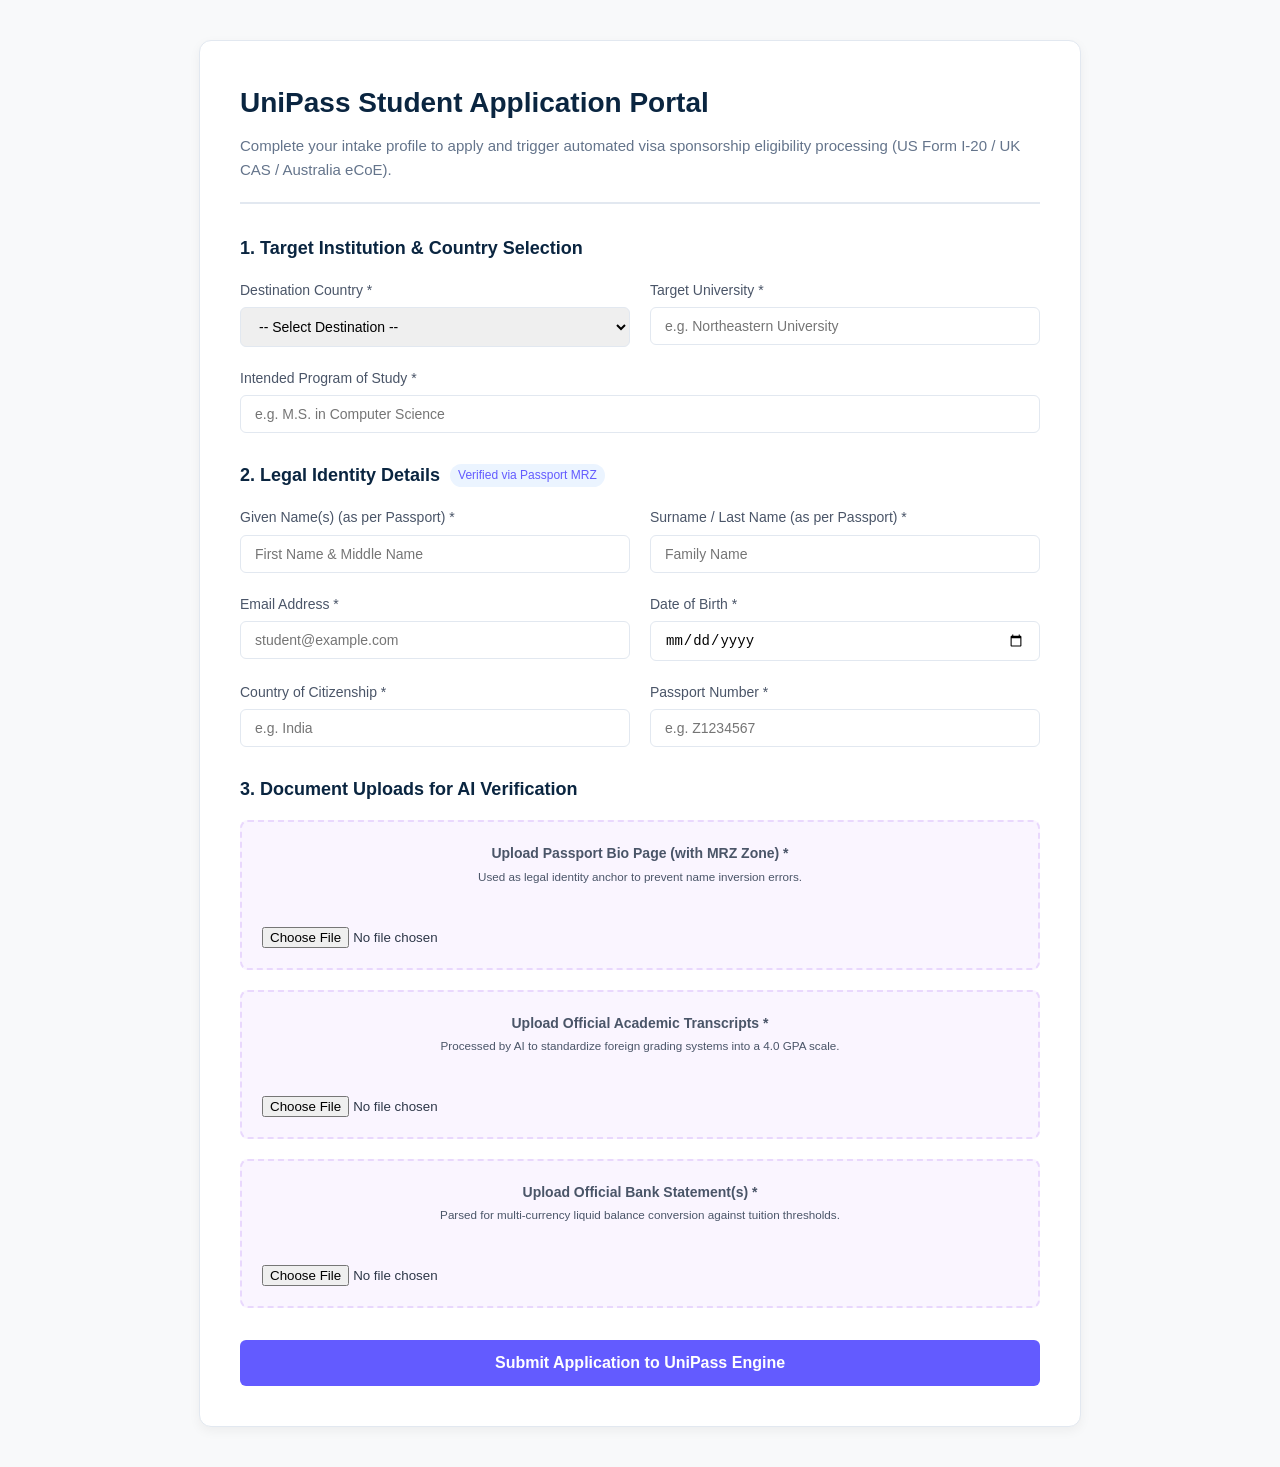
<file: apply/index.html>
<!DOCTYPE html>
<html lang="en">
<head>
    <meta charset="UTF-8">
    <meta name="viewport" content="width=device-width, initial-scale=1.0">
    <link rel="stylesheet" href="index.css">
    <title>UniPass - Student Admissions & Visa Sponsorship Application</title>
    <style>
        
    </style>
</head>
<body>

<div class="container">
    <div class="header">
        <h1>UniPass Student Application Portal</h1>
        <p>Complete your intake profile to apply and trigger automated visa sponsorship eligibility processing (US Form I-20 / UK CAS / Australia eCoE).</p>
    </div>

    <form action="index.php" method="POST" enctype="multipart/form-data">
        
        <!-- SECTION 1: PROGRAM SELECTION -->
        <div class="section-title">1. Target Institution & Country Selection</div>
        <div class="form-grid">
            <div class="form-group">
                <label for="destination-country">Destination Country *</label>
                <select id="destination-country" required>
                    <option value="">-- Select Destination --</option>
                    <option value="US">United States (Form I-20 / SEVIS)</option>
                    <option value="UK">United Kingdom (CAS)</option>
                    <option value="AU">Australia (eCoE)</option>
                </select>
            </div>
            <div class="form-group">
                <label for="target-university">Target University *</label>
                <input type="text" id="target-university" placeholder="e.g. Northeastern University" required>
            </div>
            <div class="form-group full-width">
                <label for="program-name">Intended Program of Study *</label>
                <input type="text" id="program-name" placeholder="e.g. M.S. in Computer Science" required>
            </div>
        </div>

        <!-- SECTION 2: PERSONAL IDENTITY -->
        <div class="section-title">
            2. Legal Identity Details
            <span class="badge">Verified via Passport MRZ</span>
        </div>
        <div class="form-grid">
            <div class="form-group">
                <label for="given-name">Given Name(s) (as per Passport) *</label>
                <input type="text" id="given-name" placeholder="First Name & Middle Name" required>
            </div>
            <div class="form-group">
                <label for="surname">Surname / Last Name (as per Passport) *</label>
                <input type="text" id="surname" placeholder="Family Name" required>
            </div>
            <div class="form-group">
                <label for="email">Email Address *</label>
                <input type="email" id="email" placeholder="student@example.com" required>
            </div>
            <div class="form-group">
                <label for="dob">Date of Birth *</label>
                <input type="date" id="dob" required>
            </div>
            <div class="form-group">
                <label for="citizenship">Country of Citizenship *</label>
                <input type="text" id="citizenship" placeholder="e.g. India" required>
            </div>
            <div class="form-group">
                <label for="passport-num">Passport Number *</label>
                <input type="text" id="passport-num" placeholder="e.g. Z1234567" required>
            </div>
        </div>

        <!-- SECTION 3: ACADEMIC & SOLVENCY DOCUMENTS -->
        <div class="section-title">3. Document Uploads for AI Verification</div>
        <div class="form-grid">
            <div class="form-group full-width file-upload-box">
                <label for="passport-file">
                    <strong>Upload Passport Bio Page (with MRZ Zone) *</strong><br>
                    <small>Used as legal identity anchor to prevent name inversion errors.</small>
                </label>
                <br>
                <input type="file" id="passport-file" accept=".pdf, .png, .jpg, .jpeg" required>
            </div>

            <div class="form-group full-width file-upload-box">
                <label for="transcript-file">
                    <strong>Upload Official Academic Transcripts *</strong><br>
                    <small>Processed by AI to standardize foreign grading systems into a 4.0 GPA scale.</small>
                </label>
                <br>
                <input type="file" id="transcript-file" accept=".pdf" required>
            </div>

            <div class="form-group full-width file-upload-box">
                <label for="bank-file">
                    <strong>Upload Official Bank Statement(s) *</strong><br>
                    <small>Parsed for multi-currency liquid balance conversion against tuition thresholds.</small>
                </label>
                <br>
                <input type="file" id="bank-file" accept=".pdf" required>
            </div>
        </div>

        <!-- SUBMIT -->
        <button type="submit">Submit Application to UniPass Engine</button>
    </form>
</div>

</body>
</html>
</file>
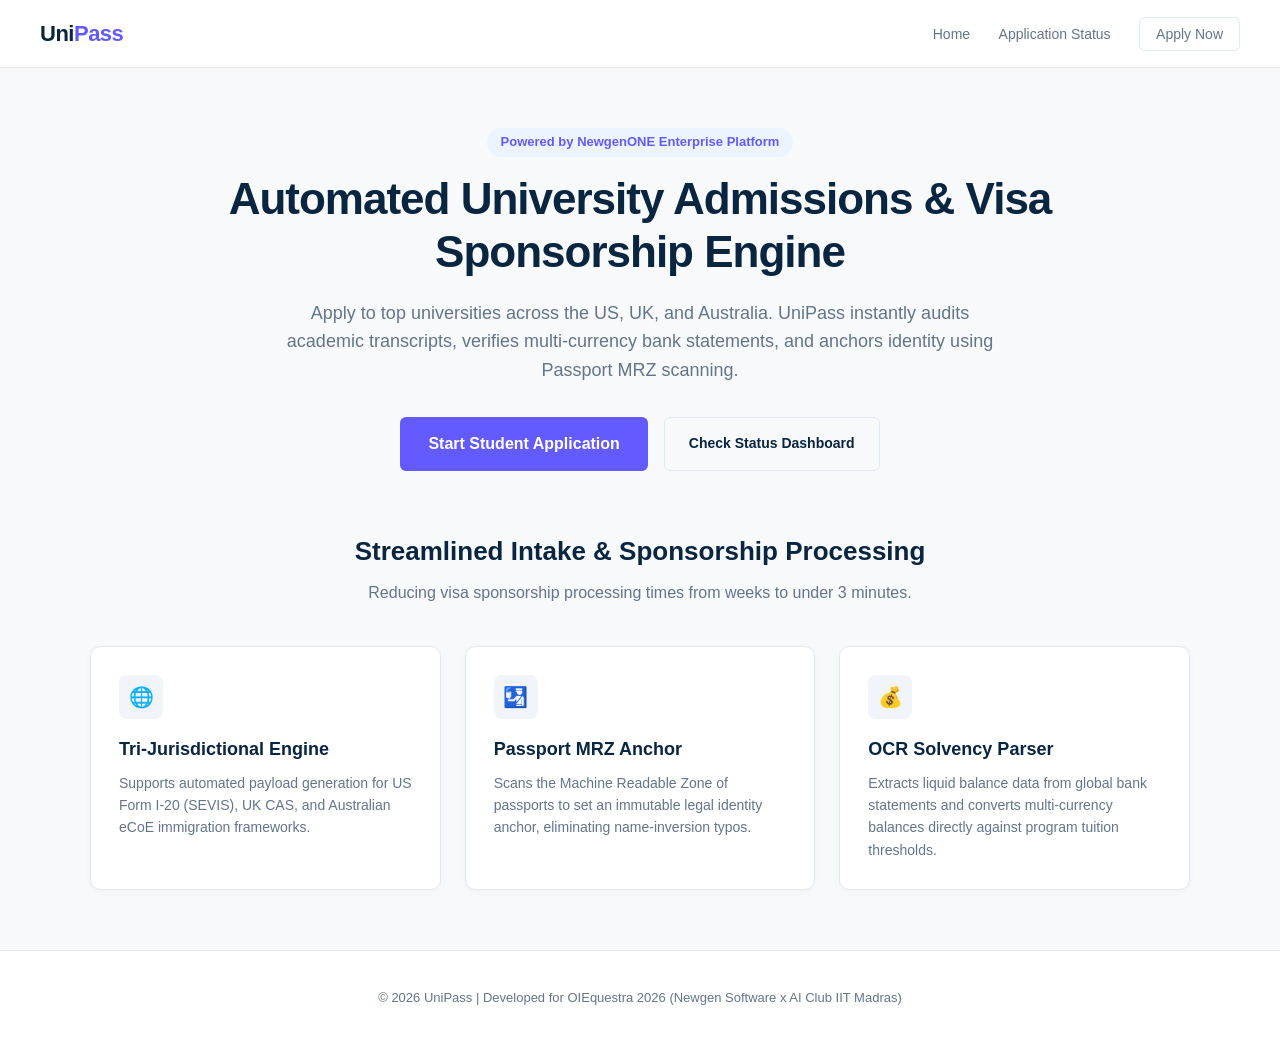
<file: home/index.html>
<!DOCTYPE html>
<html lang="en">
<head>
    <meta charset="UTF-8">
    <meta name="viewport" content="width=device-width, initial-scale=1.0">
    <title>UniPass - AI International Admissions & Visa Sponsorship Engine</title>
    <link rel="stylesheet" href="index.css">
    <style>
    </style>
</head>
<body>

    <!-- NAVBAR -->
    <nav class="navbar">
        <div class="logo">Uni<span>Pass</span></div>
        <div class="nav-links">
            <a href="index.html">Home</a>
            <a href="../profile/index.html">Application Status</a>
            <a href="../apply/index.html" class="btn-secondary">Apply Now</a>
        </div>
    </nav>

    <!-- HERO SECTION -->
    <section class="hero">
        <span class="badge-pill">Powered by NewgenONE Enterprise Platform</span>
        <h1>Automated University Admissions & Visa Sponsorship Engine</h1>
        <p>Apply to top universities across the US, UK, and Australia. UniPass instantly audits academic transcripts, verifies multi-currency bank statements, and anchors identity using Passport MRZ scanning.</p>
        
        <div class="cta-group">
            <a href="../apply/index.html" class="btn-primary">Start Student Application</a>
            <a href="../profile/index.html" class="btn-secondary" style="padding: 14px 24px;">Check Status Dashboard</a>
        </div>
    </section>

    <!-- FEATURES SECTION -->
    <section class="features-section">
        <div class="section-heading">
            <h2>Streamlined Intake & Sponsorship Processing</h2>
            <p style="color: var(--text-muted); margin: 0;">Reducing visa sponsorship processing times from weeks to under 3 minutes.</p>
        </div>

        <div class="grid-3">
            <div class="feature-card">
                <div class="feature-icon">🌐</div>
                <h3>Tri-Jurisdictional Engine</h3>
                <p>Supports automated payload generation for US Form I-20 (SEVIS), UK CAS, and Australian eCoE immigration frameworks.</p>
            </div>

            <div class="feature-card">
                <div class="feature-icon">🛂</div>
                <h3>Passport MRZ Anchor</h3>
                <p>Scans the Machine Readable Zone of passports to set an immutable legal identity anchor, eliminating name-inversion typos.</p>
            </div>

            <div class="feature-card">
                <div class="feature-icon">💰</div>
                <h3>OCR Solvency Parser</h3>
                <p>Extracts liquid balance data from global bank statements and converts multi-currency balances directly against program tuition thresholds.</p>
            </div>
        </div>
    </section>

    <!-- FOOTER -->
    <footer class="footer">
        <p>© 2026 UniPass | Developed for OIEquestra 2026 (Newgen Software x AI Club IIT Madras)</p>
    </footer>

</body>
</html>
</file>
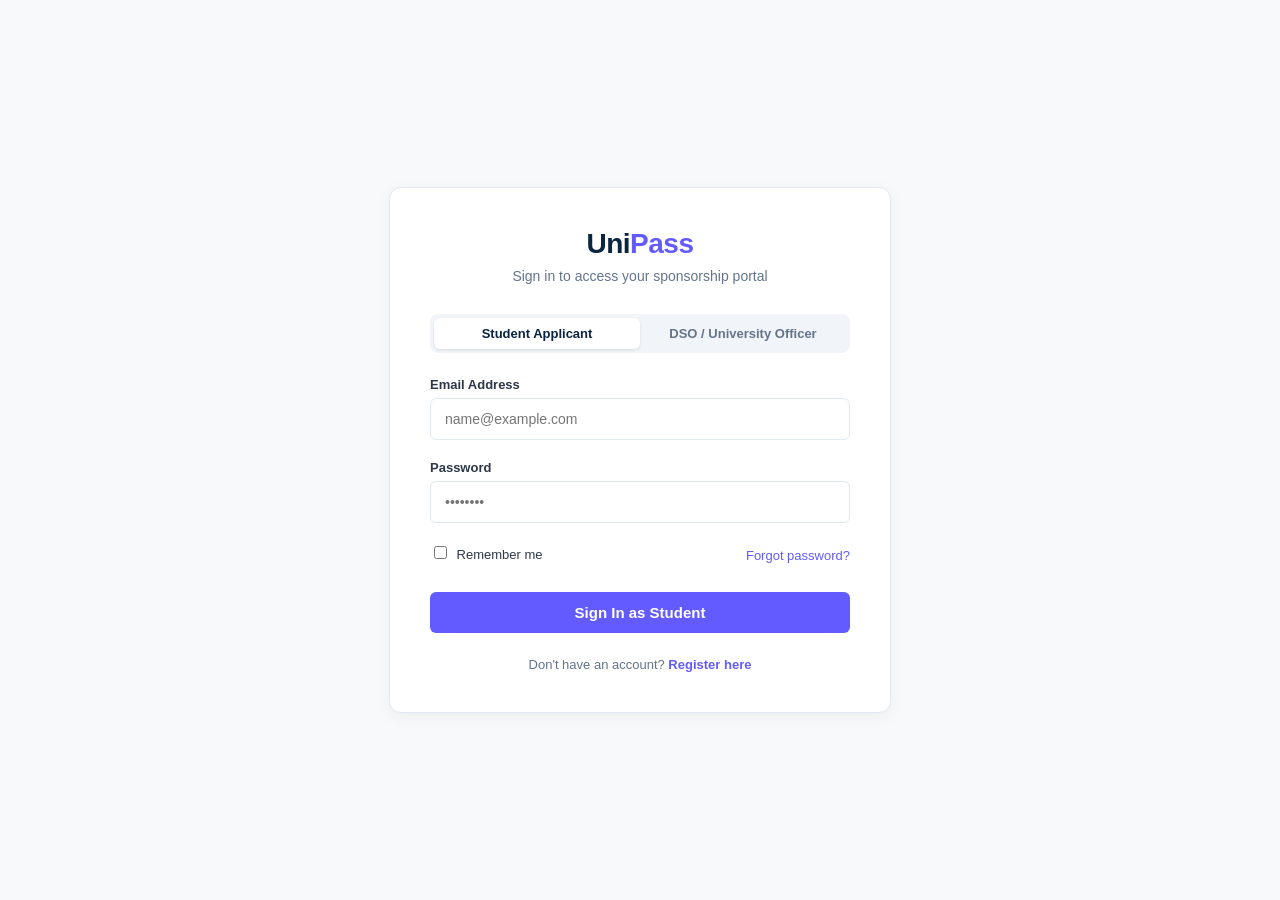
<file: login/index.html>
<!DOCTYPE html>
<html lang="en">
<head>
    <meta charset="UTF-8">
    <meta name="viewport" content="width=device-width, initial-scale=1.0">
    <link rel="stylesheet" href="index.css">
    <title>UniPass - Login</title>
    <style>
    </style>
</head>
<body>

    <div class="auth-card">
        <div class="auth-header">
            <div class="logo">Uni<span>Pass</span></div>
            <p>Sign in to access your sponsorship portal</p>
        </div>

        <!-- Role Switcher -->
        <div class="role-toggle">
            <button class="role-btn active" type="button" onclick="setRole('student')">Student Applicant</button>
            <button class="role-btn" type="button" onclick="setRole('dso')">DSO / University Officer</button>
        </div>

        <form action="profile.html" method="GET" id="login-form">
            <div class="form-group">
                <label for="email">Email Address</label>
                <input type="email" id="email" placeholder="name@example.com" required>
            </div>

            <div class="form-group">
                <label for="password">Password</label>
                <input type="password" id="password" placeholder="••••••••" required>
            </div>

            <div class="form-actions">
                <label style="font-weight: normal; cursor: pointer;">
                    <input type="checkbox" style="margin-right: 6px;"> Remember me
                </label>
                <a href="#">Forgot password?</a>
            </div>

            <button type="submit" class="btn-submit" id="submit-btn">Sign In as Student</button>
        </form>

        <div class="auth-footer">
            Don't have an account? <a href="../register/">Register here</a>
        </div>
    </div>

    <script src="index.js"></script>

</body>
</html>
</file>
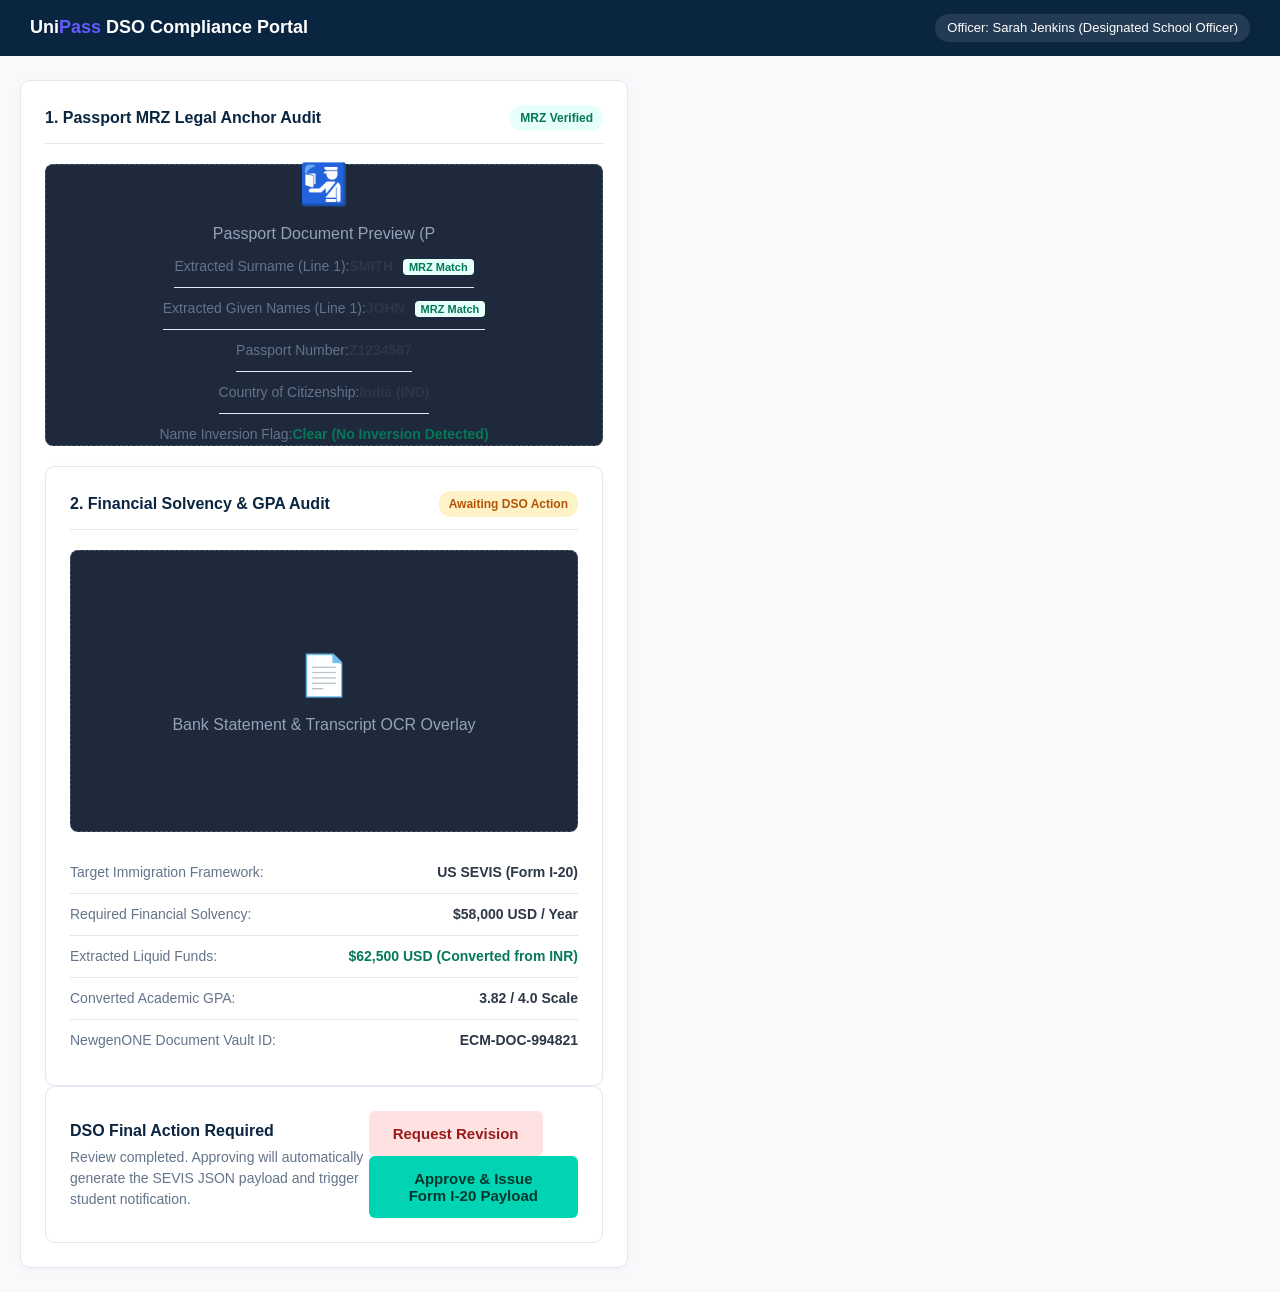
<file: manual_verify/index.html>
<!DOCTYPE html>
<html lang="en">
<head>
    <meta charset="UTF-8">
    <meta name="viewport" content="width=device-width, initial-scale=1.0">
    <title>UniPass - DSO Manual Verification & Audit Portal</title>
    <link rel="stylesheet" href="index.css">
</head>
<body>

    <!-- TOPBAR -->
    <div class="topbar">
        <div class="topbar-title">Uni<span>Pass</span> DSO Compliance Portal</div>
        <div class="user-badge">Officer: Sarah Jenkins (Designated School Officer)</div>
    </div>

    <!-- MAIN MANUAL VERIFICATION WORKSPACE -->
    <div class="workspace">

        <!-- COLUMN 1: PASSPORT MRZ & IDENTITY VERIFICATION -->
        <div class="card">
            <div class="card-header">
                <h3 class="card-title">1. Passport MRZ Legal Anchor Audit</h3>
                <span class="badge-status" style="background-color: #E6FFFA; color: #047857;">MRZ Verified</span>
            </div>

            <div class="doc-viewer">
                <div class="doc-viewer-icon">🛂</div>
                <div>Passport Document Preview (P<IND<SMITH<<JOHN<<<<<<<<<<<<)</div>
            </div>

            <div class="data-row">
                <span class="data-label">Extracted Surname (Line 1):</span>
                <span class="data-value">SMITH <span class="match-tag">MRZ Match</span></span>
            </div>
            <div class="data-row">
                <span class="data-label">Extracted Given Names (Line 1):</span>
                <span class="data-value">JOHN <span class="match-tag">MRZ Match</span></span>
            </div>
            <div class="data-row">
                <span class="data-label">Passport Number:</span>
                <span class="data-value">Z1234567</span>
            </div>
            <div class="data-row">
                <span class="data-label">Country of Citizenship:</span>
                <span class="data-value">India (IND)</span>
            </div>
            <div class="data-row">
                <span class="data-label">Name Inversion Flag:</span>
                <span class="data-value" style="color: #047857;">Clear (No Inversion Detected)</span>
            </div>
        </div>

        <!-- COLUMN 2: FINANCIAL SOLVENCY & ACADEMIC AUDIT -->
        <div class="card">
            <div class="card-header">
                <h3 class="card-title">2. Financial Solvency & GPA Audit</h3>
                <span class="badge-status">Awaiting DSO Action</span>
            </div>

            <div class="doc-viewer">
                <div class="doc-viewer-icon">📄</div>
                <div>Bank Statement & Transcript OCR Overlay</div>
            </div>

            <div class="data-row">
                <span class="data-label">Target Immigration Framework:</span>
                <span class="data-value">US SEVIS (Form I-20)</span>
            </div>
            <div class="data-row">
                <span class="data-label">Required Financial Solvency:</span>
                <span class="data-value">$58,000 USD / Year</span>
            </div>
            <div class="data-row">
                <span class="data-label">Extracted Liquid Funds:</span>
                <span class="data-value" style="color: #047857;">$62,500 USD (Converted from INR)</span>
            </div>
            <div class="data-row">
                <span class="data-label">Converted Academic GPA:</span>
                <span class="data-value">3.82 / 4.0 Scale</span>
            </div>
            <div class="data-row">
                <span class="data-label">NewgenONE Document Vault ID:</span>
                <span class="data-value">ECM-DOC-994821</span>
            </div>
        </div>

        <!-- FULL-WIDTH APPROVAL BAR -->
        <div class="full-width-card">
            <div>
                <strong style="font-size: 16px; color: var(--primary-color);">DSO Final Action Required</strong>
                <p style="margin: 4px 0 0 0; color: var(--text-muted); font-size: 14px;">Review completed. Approving will automatically generate the SEVIS JSON payload and trigger student notification.</p>
            </div>
            <div>
                <button class="btn-reject" onclick="alert('Application Flagged for Student Re-upload.')">Request Revision</button>
                <button class="btn-approve" onclick="alert('Success: SEVIS Payload Generated & Form I-20 Approved!')">Approve & Issue Form I-20 Payload</button>
            </div>
        </div>

    </div>

</body>
</html>
</file>
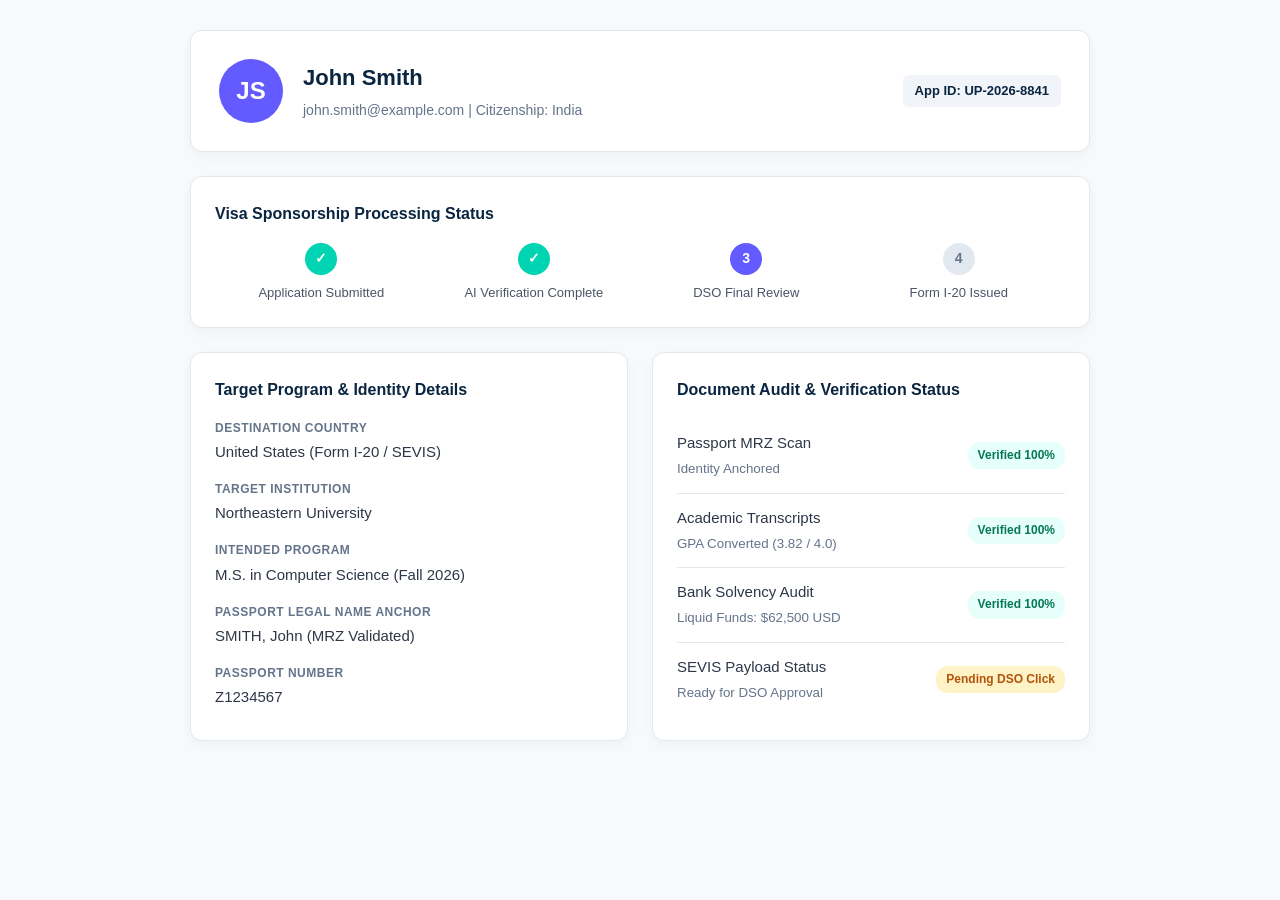
<file: profile/index.html>
<!DOCTYPE html>
<html lang="en">
<head>
    <meta charset="UTF-8">
    <meta name="viewport" content="width=device-width, initial-scale=1.0">
    <title>UniPass - Applicant Profile & Application Status</title>
    <link rel="stylesheet" href="index.css">
</head>
<body>

<div class="container">

    <!-- APPLICANT PROFILE HEADER -->
    <div class="profile-card">
        <div class="user-info">
            <div class="avatar">JS</div>
            <div class="user-details">
                <h2>John Smith</h2>
                <p>john.smith@example.com | Citizenship: India</p>
            </div>
        </div>
        <div class="app-id-badge">App ID: UP-2026-8841</div>
    </div>

    <!-- APPLICATION STATUS TIMELINE -->
    <div class="status-banner">
        <div class="section-title">Visa Sponsorship Processing Status</div>
        <div class="timeline">
            <div class="timeline-step step-completed">
                <div class="step-circle">✓</div>
                <div class="step-label">Application Submitted</div>
            </div>
            <div class="timeline-step step-completed">
                <div class="step-circle">✓</div>
                <div class="step-label">AI Verification Complete</div>
            </div>
            <div class="timeline-step step-active">
                <div class="step-circle">3</div>
                <div class="step-label">DSO Final Review</div>
            </div>
            <div class="timeline-step">
                <div class="step-circle">4</div>
                <div class="step-label">Form I-20 Issued</div>
            </div>
        </div>
    </div>

    <!-- MAIN INFORMATION GRID -->
    <div class="grid-layout">
        
        <!-- COLUMN 1: TARGET PROGRAM & IDENTIFICATION -->
        <div class="card">
            <div class="section-title">Target Program & Identity Details</div>
            
            <div class="info-group">
                <div class="info-label">Destination Country</div>
                <div class="info-value">United States (Form I-20 / SEVIS)</div>
            </div>

            <div class="info-group">
                <div class="info-label">Target Institution</div>
                <div class="info-value">Northeastern University</div>
            </div>

            <div class="info-group">
                <div class="info-label">Intended Program</div>
                <div class="info-value">M.S. in Computer Science (Fall 2026)</div>
            </div>

            <div class="info-group">
                <div class="info-label">Passport Legal Name Anchor</div>
                <div class="info-value">SMITH, John (MRZ Validated)</div>
            </div>

            <div class="info-group">
                <div class="info-label">Passport Number</div>
                <div class="info-value">Z1234567</div>
            </div>
        </div>

        <!-- COLUMN 2: AI VERIFICATION & DOCUMENT STATUS -->
        <div class="card">
            <div class="section-title">Document Audit & Verification Status</div>
            
            <div class="doc-item">
                <div>
                    <div class="info-value">Passport MRZ Scan</div>
                    <small style="color: #64748B;">Identity Anchored</small>
                </div>
                <span class="badge-verified">Verified 100%</span>
            </div>

            <div class="doc-item">
                <div>
                    <div class="info-value">Academic Transcripts</div>
                    <small style="color: #64748B;">GPA Converted (3.82 / 4.0)</small>
                </div>
                <span class="badge-verified">Verified 100%</span>
            </div>

            <div class="doc-item">
                <div>
                    <div class="info-value">Bank Solvency Audit</div>
                    <small style="color: #64748B;">Liquid Funds: $62,500 USD</small>
                </div>
                <span class="badge-verified">Verified 100%</span>
            </div>

            <div class="doc-item">
                <div>
                    <div class="info-value">SEVIS Payload Status</div>
                    <small style="color: #64748B;">Ready for DSO Approval</small>
                </div>
                <span class="badge-pending">Pending DSO Click</span>
            </div>
        </div>

    </div>

</div>

</body>
</html>
</file>
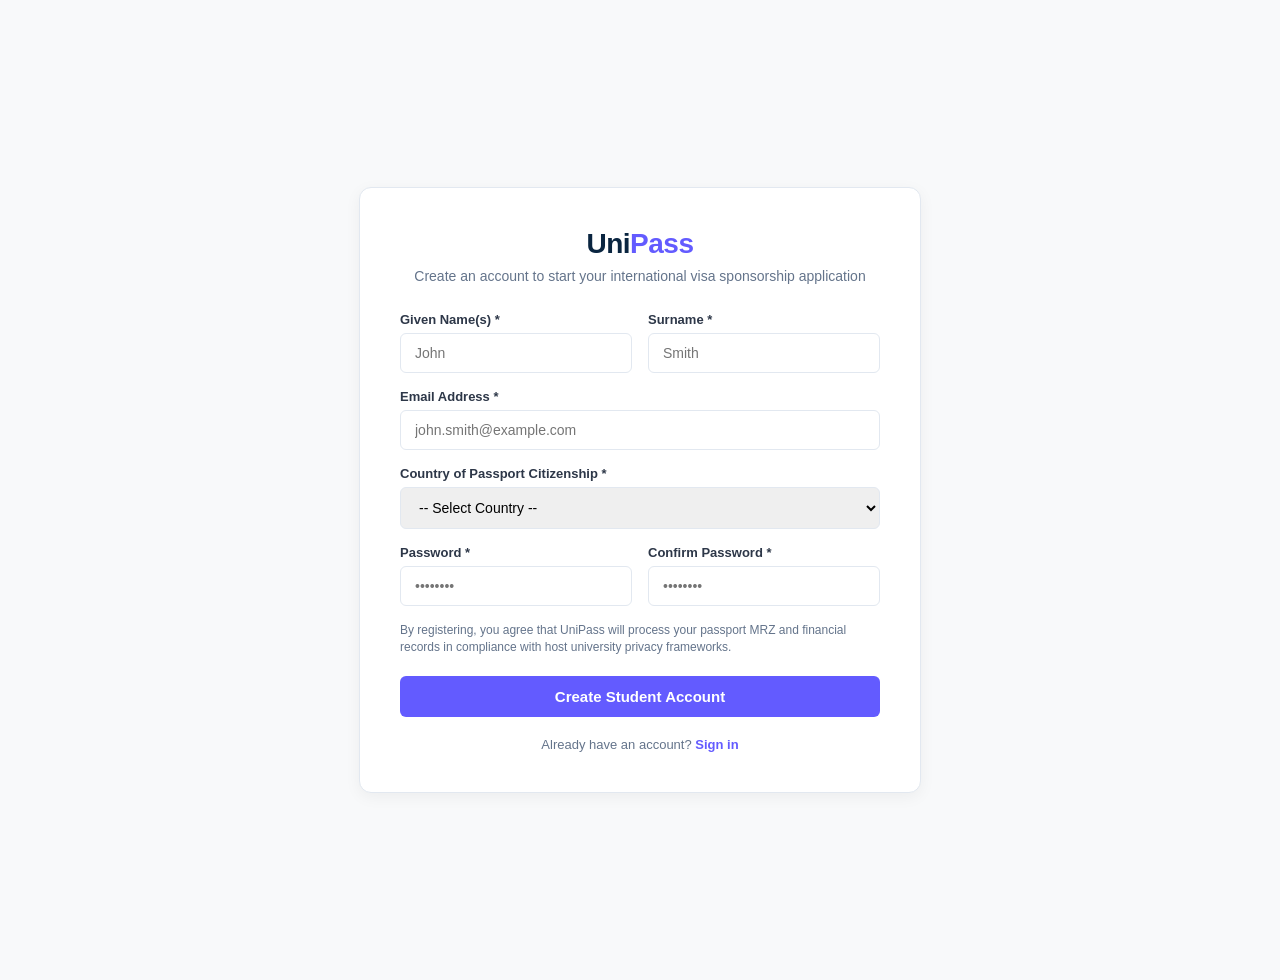
<file: register/index.html>
<!DOCTYPE html>
<html lang="en">
<head>
    <meta charset="UTF-8">
    <meta name="viewport" content="width=device-width, initial-scale=1.0">
    <title>UniPass - Create Account</title>
    <link rel="stylesheet" href="index.css">
</head>
<body>

    <div class="auth-card">
        <div class="auth-header">
            <div class="logo">Uni<span>Pass</span></div>
            <p>Create an account to start your international visa sponsorship application</p>
        </div>

        <form action="form.html" method="GET">
            <div class="form-grid">
                <div class="form-group">
                    <label for="first-name">Given Name(s) *</label>
                    <input type="text" id="first-name" placeholder="John" required>
                </div>

                <div class="form-group">
                    <label for="last-name">Surname *</label>
                    <input type="text" id="last-name" placeholder="Smith" required>
                </div>
            </div>

            <div class="form-group">
                <label for="email">Email Address *</label>
                <input type="email" id="email" placeholder="john.smith@example.com" required>
            </div>

            <div class="form-group">
                <label for="citizenship">Country of Passport Citizenship *</label>
                <select id="citizenship" required>
                    <option value="">-- Select Country --</option>
                    <option value="IN">India</option>
                    <option value="CN">China</option>
                    <option value="NG">Nigeria</option>
                    <option value="BR">Brazil</option>
                    <option value="KR">South Korea</option>
                    <option value="OTHER">Other Country</option>
                </select>
            </div>

            <div class="form-grid">
                <div class="form-group">
                    <label for="password">Password *</label>
                    <input type="password" id="password" placeholder="••••••••" required>
                </div>

                <div class="form-group">
                    <label for="confirm-password">Confirm Password *</label>
                    <input type="password" id="confirm-password" placeholder="••••••••" required>
                </div>
            </div>

            <div class="terms-text">
                By registering, you agree that UniPass will process your passport MRZ and financial records in compliance with host university privacy frameworks.
            </div>

            <button type="submit" class="btn-submit">Create Student Account</button>
        </form>

        <div class="auth-footer">
            Already have an account? <a href="../login/">Sign in</a>
        </div>
    </div>

</body>
</html>
</file>
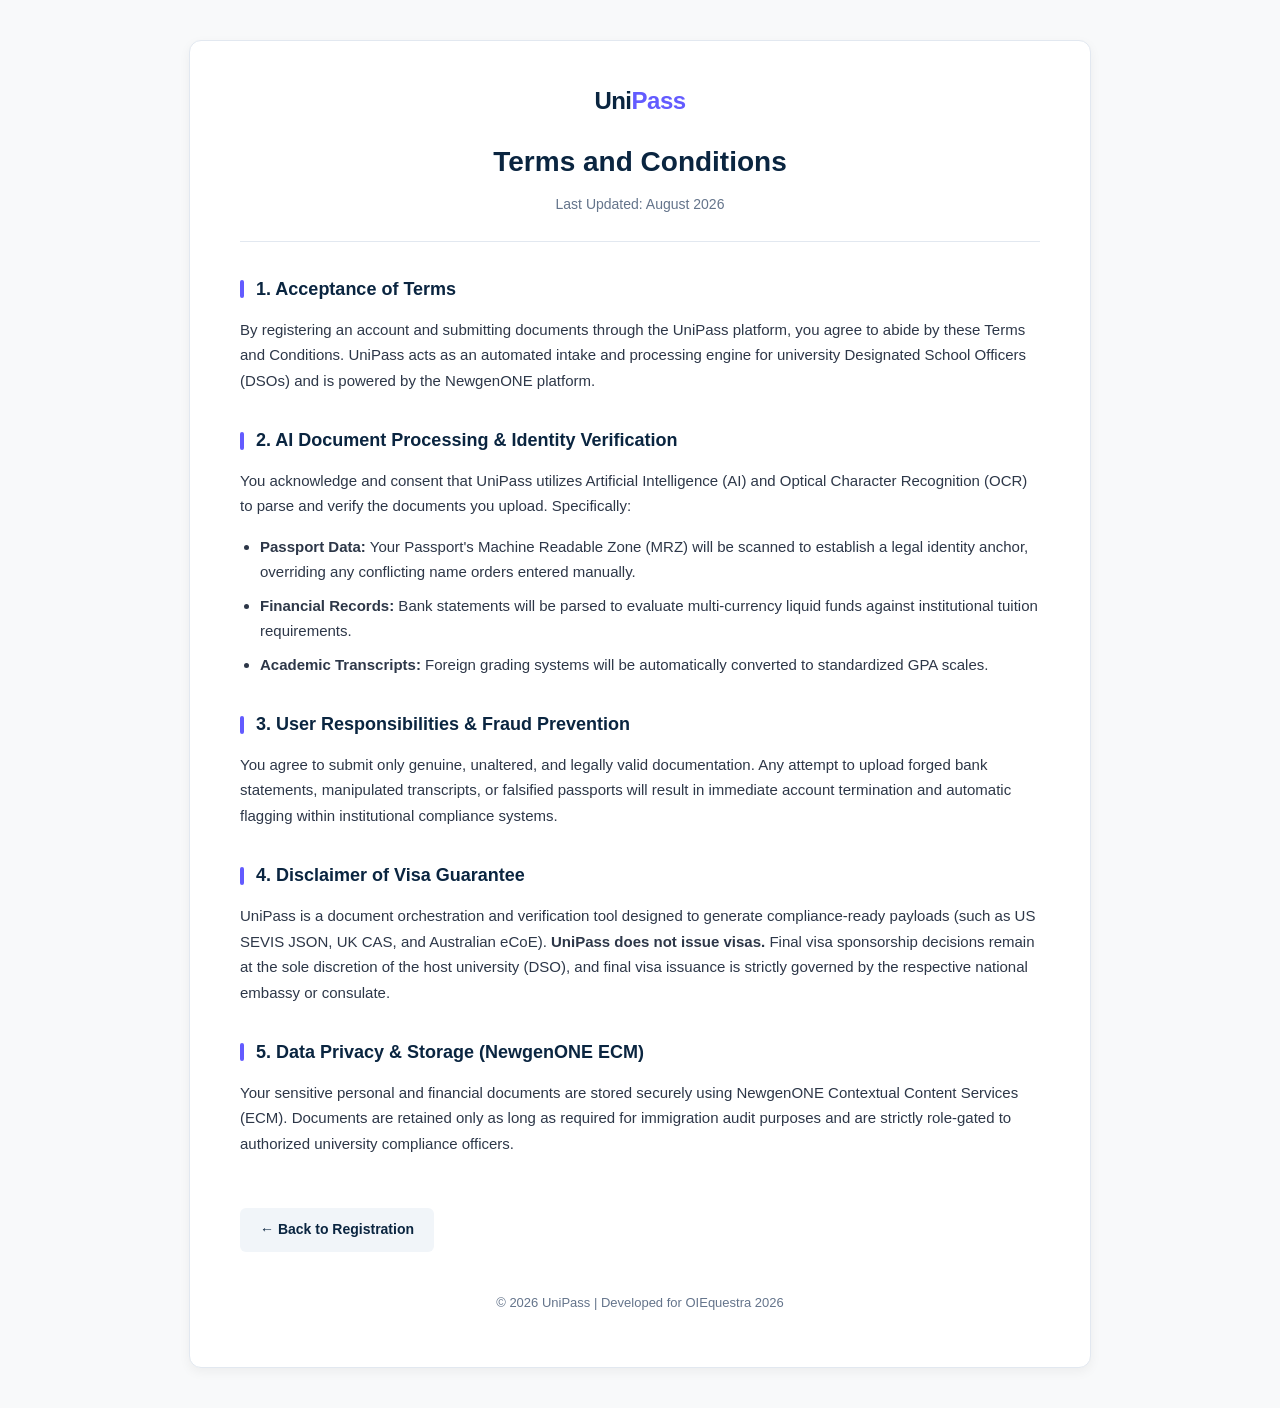
<file: terms/index.html>
<!DOCTYPE html>
<html lang="en">
<head>
    <meta charset="UTF-8">
    <meta name="viewport" content="width=device-width, initial-scale=1.0">
    <title>UniPass - Terms and Conditions</title>
    <link rel="stylesheet" href="index.css">
</head>
<body>

    <div class="container">
        <div class="header">
            <a href="index.html" class="logo">Uni<span>Pass</span></a>
            <h1>Terms and Conditions</h1>
            <p>Last Updated: August 2026</p>
        </div>

        <div class="policy-section">
            <h2>1. Acceptance of Terms</h2>
            <p>By registering an account and submitting documents through the UniPass platform, you agree to abide by these Terms and Conditions. UniPass acts as an automated intake and processing engine for university Designated School Officers (DSOs) and is powered by the NewgenONE platform.</p>
        </div>

        <div class="policy-section">
            <h2>2. AI Document Processing & Identity Verification</h2>
            <p>You acknowledge and consent that UniPass utilizes Artificial Intelligence (AI) and Optical Character Recognition (OCR) to parse and verify the documents you upload. Specifically:</p>
            <ul>
                <li><strong>Passport Data:</strong> Your Passport's Machine Readable Zone (MRZ) will be scanned to establish a legal identity anchor, overriding any conflicting name orders entered manually.</li>
                <li><strong>Financial Records:</strong> Bank statements will be parsed to evaluate multi-currency liquid funds against institutional tuition requirements.</li>
                <li><strong>Academic Transcripts:</strong> Foreign grading systems will be automatically converted to standardized GPA scales.</li>
            </ul>
        </div>

        <div class="policy-section">
            <h2>3. User Responsibilities & Fraud Prevention</h2>
            <p>You agree to submit only genuine, unaltered, and legally valid documentation. Any attempt to upload forged bank statements, manipulated transcripts, or falsified passports will result in immediate account termination and automatic flagging within institutional compliance systems.</p>
        </div>

        <div class="policy-section">
            <h2>4. Disclaimer of Visa Guarantee</h2>
            <p>UniPass is a document orchestration and verification tool designed to generate compliance-ready payloads (such as US SEVIS JSON, UK CAS, and Australian eCoE). <strong>UniPass does not issue visas.</strong> Final visa sponsorship decisions remain at the sole discretion of the host university (DSO), and final visa issuance is strictly governed by the respective national embassy or consulate.</p>
        </div>

        <div class="policy-section">
            <h2>5. Data Privacy & Storage (NewgenONE ECM)</h2>
            <p>Your sensitive personal and financial documents are stored securely using NewgenONE Contextual Content Services (ECM). Documents are retained only as long as required for immigration audit purposes and are strictly role-gated to authorized university compliance officers.</p>
        </div>

        <a href="register.html" class="btn-back">← Back to Registration</a>

        <div class="footer">
            <p>© 2026 UniPass | Developed for OIEquestra 2026</p>
        </div>
    </div>

</body>
</html>
</file>
<file: apply/index.css>
:root {
            --primary-color: #0A2540;
            --accent-color: #635BFF;
            --bg-color: #F8F9FA;    
            --card-bg: #FFFFFF;
            --text-color: #2D3748;
            --border-color: #E2E8F0;
        }

        body {
            font-family: -apple-system, BlinkMacSystemFont, "Segoe UI", Roboto, Helvetica, Arial, sans-serif;
            background-color: var(--bg-color);
            color: var(--text-color);
            line-height: 1.6;
            margin: 0;
            padding: 40px 20px;
        }

        .container {
            max-width: 800px;
            margin: 0 auto;
            background: var(--card-bg);
            padding: 40px;
            border-radius: 12px;
            box-shadow: 0 4px 12px rgba(0, 0, 0, 0.05);
            border: 1px solid var(--border-color);
        }

        .header {
            margin-bottom: 30px;
            border-bottom: 2px solid var(--border-color);
            padding-bottom: 20px;
        }

        .header h1 {
            color: var(--primary-color);
            margin: 0 0 8px 0;
            font-size: 28px;
        }

        .header p {
            color: #64748B;
            margin: 0;
            font-size: 15px;
        }

        .section-title {
            font-size: 18px;
            font-weight: 600;
            color: var(--primary-color);
            margin-top: 28px;
            margin-bottom: 16px;
            display: flex;
            align-items: center;
        }

        .form-grid {
            display: grid;
            grid-template-columns: 1fr 1fr;
            gap: 20px;
        }

        .full-width {
            grid-column: span 2;
        }

        .form-group {
            display: flex;
            flex-direction: column;
        }

        label {
            font-size: 14px;
            font-weight: 500;
            margin-bottom: 6px;
            color: #4A5568;
        }

        input[type="text"],
        input[type="email"],
        input[type="date"],
        select {
            padding: 10px 14px;
            border: 1px solid var(--border-color);
            border-radius: 6px;
            font-size: 14px;
            transition: border-color 0.2s;
        }

        input:focus, select:focus {
            outline: none;
            border-color: var(--accent-color);
            box-shadow: 0 0 0 3px rgba(99, 91, 255, 0.1);
        }

        .file-upload-box {
            border: 2px dashed var(--border-color);
            padding: 20px;
            border-radius: 8px;
            text-align: center;
            background-color: #FAF5FF;
            border-color: #E9D8FD;
        }

        .file-upload-box input[type="file"] {
            margin-top: 8px;
        }

        .badge {
            background-color: #EBF4FF;
            color: var(--accent-color);
            font-size: 12px;
            padding: 2px 8px;
            border-radius: 12px;
            margin-left: 10px;
            font-weight: normal;
        }

        button[type="submit"] {
            background-color: var(--accent-color);
            color: white;
            border: none;
            padding: 14px 28px;
            font-size: 16px;
            font-weight: 600;
            border-radius: 6px;
            cursor: pointer;
            width: 100%;
            margin-top: 32px;
            transition: background-color 0.2s;
        }

        button[type="submit"]:hover {
            background-color: #4B45E4;
        }
</file>
<file: home/index.css>
:root {
            --primary-color: #0A2540;
            --accent-color: #635BFF;
            --accent-hover: #4B45E4;
            --bg-color: #F8F9FA;
            --card-bg: #FFFFFF;
            --text-main: #2D3748;
            --text-muted: #64748B;
            --border-color: #E2E8F0;
        }

        body {
            font-family: -apple-system, BlinkMacSystemFont, "Segoe UI", Roboto, Helvetica, Arial, sans-serif;
            background-color: var(--bg-color);
            color: var(--text-main);
            margin: 0;
            padding: 0;
            line-height: 1.6;
        }

        /* Navigation */
        .navbar {
            background-color: var(--card-bg);
            border-bottom: 1px solid var(--border-color);
            padding: 16px 40px;
            display: flex;
            justify-content: space-between;
            align-items: center;
        }

        .logo {
            font-size: 22px;
            font-weight: 800;
            color: var(--primary-color);
            letter-spacing: -0.5px;
        }

        .logo span {
            color: var(--accent-color);
        }

        .nav-links a {
            text-decoration: none;
            color: var(--text-muted);
            font-weight: 500;
            font-size: 14px;
            margin-left: 24px;
            transition: color 0.2s;
        }

        .nav-links a:hover {
            color: var(--primary-color);
        }

        .btn-secondary {
            border: 1px solid var(--border-color);
            padding: 8px 16px;
            border-radius: 6px;
            text-decoration: none;
            color: var(--primary-color);
            font-weight: 600;
            font-size: 14px;
        }

        /* Hero Section */
        .hero {
            max-width: 1000px;
            margin: 60px auto 40px auto;
            text-align: center;
            padding: 0 20px;
        }

        .badge-pill {
            display: inline-block;
            background-color: #EBF4FF;
            color: var(--accent-color);
            font-weight: 600;
            font-size: 13px;
            padding: 4px 14px;
            border-radius: 20px;
            margin-bottom: 16px;
        }

        .hero h1 {
            font-size: 44px;
            font-weight: 800;
            color: var(--primary-color);
            line-height: 1.2;
            margin: 0 0 20px 0;
            letter-spacing: -1px;
        }

        .hero p {
            font-size: 18px;
            color: var(--text-muted);
            max-width: 720px;
            margin: 0 auto 32px auto;
        }

        .cta-group {
            display: flex;
            justify-content: center;
            gap: 16px;
        }

        .btn-primary {
            background-color: var(--accent-color);
            color: white;
            padding: 14px 28px;
            border-radius: 6px;
            text-decoration: none;
            font-weight: 600;
            font-size: 16px;
            transition: background-color 0.2s;
        }

        .btn-primary:hover {
            background-color: var(--accent-hover);
        }

        /* Features Section */
        .features-section {
            max-width: 1100px;
            margin: 60px auto;
            padding: 0 20px;
        }

        .section-heading {
            text-align: center;
            margin-bottom: 40px;
        }

        .section-heading h2 {
            font-size: 26px;
            color: var(--primary-color);
            margin: 0 0 8px 0;
        }

        .grid-3 {
            display: grid;
            grid-template-columns: repeat(3, 1fr);
            gap: 24px;
        }

        .feature-card {
            background: var(--card-bg);
            border: 1px solid var(--border-color);
            border-radius: 10px;
            padding: 28px;
            box-shadow: 0 2px 8px rgba(0,0,0,0.03);
        }

        .feature-icon {
            width: 44px;
            height: 44px;
            background-color: #F1F5F9;
            border-radius: 8px;
            display: flex;
            align-items: center;
            justify-content: center;
            font-size: 20px;
            margin-bottom: 16px;
        }

        .feature-card h3 {
            font-size: 18px;
            color: var(--primary-color);
            margin: 0 0 8px 0;
        }

        .feature-card p {
            font-size: 14px;
            color: var(--text-muted);
            margin: 0;
        }

        /* Footer */
        .footer {
            border-top: 1px solid var(--border-color);
            background-color: var(--card-bg);
            text-align: center;
            padding: 24px;
            font-size: 13px;
            color: var(--text-muted);
            margin-top: 60px;
        }
</file>
<file: login/index.css>
:root {
            --primary-color: #0A2540;
            --accent-color: #635BFF;
            --accent-hover: #4B45E4;
            --bg-color: #F8F9FA;
            --card-bg: #FFFFFF;
            --text-main: #2D3748;
            --text-muted: #64748B;
            --border-color: #E2E8F0;
        }

        body {
            font-family: -apple-system, BlinkMacSystemFont, "Segoe UI", Roboto, Helvetica, Arial, sans-serif;
            background-color: var(--bg-color);
            color: var(--text-main);
            margin: 0;
            padding: 0;
            display: flex;
            align-items: center;
            justify-content: center;
            min-height: 100vh;
        }

        .auth-card {
            background: var(--card-bg);
            border: 1px solid var(--border-color);
            border-radius: 12px;
            box-shadow: 0 4px 16px rgba(0, 0, 0, 0.05);
            width: 100%;
            max-width: 420px;
            padding: 40px;
        }

        .auth-header {
            text-align: center;
            margin-bottom: 30px;
        }

        .logo {
            font-size: 28px;
            font-weight: 800;
            color: var(--primary-color);
            letter-spacing: -0.5px;
            margin-bottom: 8px;
        }

        .logo span {
            color: var(--accent-color);
        }

        .auth-header p {
            color: var(--text-muted);
            font-size: 14px;
            margin: 0;
        }

        /* Role Selector Tabs */
        .role-toggle {
            display: flex;
            background-color: #F1F5F9;
            border-radius: 8px;
            padding: 4px;
            margin-bottom: 24px;
        }

        .role-btn {
            flex: 1;
            padding: 8px;
            border: none;
            background: transparent;
            font-size: 13px;
            font-weight: 600;
            color: var(--text-muted);
            border-radius: 6px;
            cursor: pointer;
            transition: all 0.2s;
        }

        .role-btn.active {
            background-color: var(--card-bg);
            color: var(--primary-color);
            box-shadow: 0 1px 3px rgba(0, 0, 0, 0.1);
        }

        .form-group {
            margin-bottom: 20px;
            display: flex;
            flex-direction: column;
        }

        label {
            font-size: 13px;
            font-weight: 600;
            color: var(--text-main);
            margin-bottom: 6px;
        }

        input[type="email"],
        input[type="password"] {
            padding: 12px 14px;
            border: 1px solid var(--border-color);
            border-radius: 6px;
            font-size: 14px;
            transition: border-color 0.2s;
        }

        input:focus {
            outline: none;
            border-color: var(--accent-color);
            box-shadow: 0 0 0 3px rgba(99, 91, 255, 0.1);
        }

        .form-actions {
            display: flex;
            justify-content: space-between;
            align-items: center;
            font-size: 13px;
            margin-bottom: 24px;
        }

        .form-actions a {
            color: var(--accent-color);
            text-decoration: none;
            font-weight: 500;
        }

        .btn-submit {
            background-color: var(--accent-color);
            color: white;
            border: none;
            padding: 12px;
            font-size: 15px;
            font-weight: 600;
            border-radius: 6px;
            cursor: pointer;
            width: 100%;
            transition: background-color 0.2s;
        }

        .btn-submit:hover {
            background-color: var(--accent-hover);
        }

        .auth-footer {
            text-align: center;
            margin-top: 24px;
            font-size: 13px;
            color: var(--text-muted);
        }

        .auth-footer a {
            color: var(--accent-color);
            text-decoration: none;
            font-weight: 600;
        }
</file>
<file: manual_verify/index.css>
:root {
            --primary-color: #0A2540;
            --accent-color: #635BFF;
            --success-color: #00D4B2;
            --warning-color: #FFC01E;
            --danger-color: #FF4D4D;
            --bg-color: #F8F9FA;
            --card-bg: #FFFFFF;
            --text-main: #2D3748;
            --text-muted: #64748B;
            --border-color: #E2E8F0;
        }

        body {
            font-family: -apple-system, BlinkMacSystemFont, "Segoe UI", Roboto, Helvetica, Arial, sans-serif;
            background-color: var(--bg-color);
            color: var(--text-main);
            margin: 0;
            padding: 0;
            line-height: 1.5;
        }

        /* Top Admin Bar */
        .topbar {
            background-color: var(--primary-color);
            color: white;
            padding: 14px 30px;
            display: flex;
            justify-content: space-between;
            align-items: center;
        }

        .topbar-title {
            font-size: 18px;
            font-weight: 700;
        }

        .topbar-title span {
            color: var(--accent-color);
        }

        .user-badge {
            font-size: 13px;
            background: rgba(255, 255, 255, 0.1);
            padding: 4px 12px;
            border-radius: 20px;
        }

        /* Main Workspace */
        .workspace {
            max-width: 1300px;
            margin: 24px auto;
            padding: 0 20px;
            display: grid;
            grid-template-columns: 1fr 1fr;
            gap: 24px;
        }

        .card {
            background: var(--card-bg);
            border: 1px solid var(--border-color);
            border-radius: 10px;
            padding: 24px;
            box-shadow: 0 2px 8px rgba(0,0,0,0.03);
        }

        .card-header {
            display: flex;
            justify-content: space-between;
            align-items: center;
            border-bottom: 1px solid var(--border-color);
            padding-bottom: 12px;
            margin-bottom: 20px;
        }

        .card-title {
            font-size: 16px;
            font-weight: 700;
            color: var(--primary-color);
            margin: 0;
        }

        .badge-status {
            background-color: #FEF3C7;
            color: #B45309;
            font-size: 12px;
            font-weight: 700;
            padding: 4px 10px;
            border-radius: 12px;
        }

        /* Document Viewer Mockup */
        .doc-viewer {
            background-color: #1E293B;
            color: #94A3B8;
            border-radius: 8px;
            height: 280px;
            display: flex;
            flex-direction: column;
            align-items: center;
            justify-content: center;
            margin-bottom: 20px;
            border: 1px dashed #475569;
        }

        .doc-viewer-icon {
            font-size: 40px;
            margin-bottom: 8px;
        }

        /* Extracted Data Fields */
        .data-row {
            display: flex;
            justify-content: space-between;
            padding: 10px 0;
            border-bottom: 1px solid var(--border-color);
            font-size: 14px;
        }

        .data-row:last-child {
            border-bottom: none;
        }

        .data-label {
            color: var(--text-muted);
            font-weight: 500;
        }

        .data-value {
            font-weight: 600;
            color: var(--text-main);
        }

        .match-tag {
            color: #047857;
            background-color: #E6FFFA;
            font-size: 11px;
            padding: 2px 6px;
            border-radius: 4px;
            margin-left: 6px;
        }

        /* Action Panel */
        .full-width-card {
            grid-column: span 2;
            background: var(--card-bg);
            border: 1px solid var(--border-color);
            border-radius: 10px;
            padding: 24px;
            display: flex;
            justify-content: space-between;
            align-items: center;
        }

        .btn-approve {
            background-color: var(--success-color);
            color: #00382E;
            font-weight: 700;
            border: none;
            padding: 14px 28px;
            border-radius: 6px;
            font-size: 15px;
            cursor: pointer;
            transition: opacity 0.2s;
        }

        .btn-reject {
            background-color: #FEE2E2;
            color: #991B1B;
            font-weight: 700;
            border: none;
            padding: 14px 24px;
            border-radius: 6px;
            font-size: 15px;
            cursor: pointer;
            margin-right: 12px;
        }

        .btn-approve:hover {
            opacity: 0.9;
        }
</file>
<file: profile/index.css>
:root {
            --primary-color: #0A2540;
            --accent-color: #635BFF;
            --success-color: #00D4B2;
            --warning-color: #FFC01E;
            --bg-color: #F8F9FA;
            --card-bg: #FFFFFF;
            --text-color: #2D3748;
            --border-color: #E2E8F0;
        }

        body {
            font-family: -apple-system, BlinkMacSystemFont, "Segoe UI", Roboto, Helvetica, Arial, sans-serif;
            background-color: var(--bg-color);
            color: var(--text-color);
            line-height: 1.6;
            margin: 0;
            padding: 30px 20px;
        }

        .container {
            max-width: 900px;
            margin: 0 auto;
        }

        /* Profile Header */
        .profile-card {
            background: var(--card-bg);
            padding: 28px;
            border-radius: 12px;
            border: 1px solid var(--border-color);
            box-shadow: 0 4px 12px rgba(0, 0, 0, 0.04);
            display: flex;
            align-items: center;
            justify-content: space-between;
            margin-bottom: 24px;
        }

        .user-info {
            display: flex;
            align-items: center;
            gap: 20px;
        }

        .avatar {
            width: 64px;
            height: 64px;
            border-radius: 50%;
            background-color: var(--accent-color);
            color: white;
            font-size: 24px;
            font-weight: bold;
            display: flex;
            align-items: center;
            justify-content: center;
        }

        .user-details h2 {
            margin: 0 0 4px 0;
            color: var(--primary-color);
            font-size: 22px;
        }

        .user-details p {
            margin: 0;
            color: #64748B;
            font-size: 14px;
        }

        .app-id-badge {
            background-color: #F1F5F9;
            color: var(--primary-color);
            padding: 6px 12px;
            border-radius: 6px;
            font-size: 13px;
            font-weight: 600;
        }

        /* Status Timeline Bar */
        .status-banner {
            background: var(--card-bg);
            padding: 24px;
            border-radius: 12px;
            border: 1px solid var(--border-color);
            box-shadow: 0 4px 12px rgba(0, 0, 0, 0.04);
            margin-bottom: 24px;
        }

        .section-title {
            font-size: 16px;
            font-weight: 600;
            color: var(--primary-color);
            margin: 0 0 16px 0;
        }

        .timeline {
            display: flex;
            justify-content: space-between;
            position: relative;
        }

        .timeline-step {
            flex: 1;
            text-align: center;
            position: relative;
        }

        .step-circle {
            width: 32px;
            height: 32px;
            border-radius: 50%;
            background-color: #E2E8F0;
            color: #64748B;
            display: flex;
            align-items: center;
            justify-content: center;
            margin: 0 auto 8px auto;
            font-size: 14px;
            font-weight: bold;
        }

        .step-completed .step-circle {
            background-color: var(--success-color);
            color: white;
        }

        .step-active .step-circle {
            background-color: var(--accent-color);
            color: white;
        }

        .step-label {
            font-size: 13px;
            font-weight: 500;
            color: #4A5568;
        }

        /* Details Grid */
        .grid-layout {
            display: grid;
            grid-template-columns: 1fr 1fr;
            gap: 24px;
        }

        .card {
            background: var(--card-bg);
            padding: 24px;
            border-radius: 12px;
            border: 1px solid var(--border-color);
            box-shadow: 0 4px 12px rgba(0, 0, 0, 0.04);
        }

        .info-group {
            margin-bottom: 16px;
        }

        .info-group:last-child {
            margin-bottom: 0;
        }

        .info-label {
            font-size: 12px;
            text-transform: uppercase;
            letter-spacing: 0.5px;
            color: #64748B;
            margin-bottom: 2px;
            font-weight: 600;
        }

        .info-value {
            font-size: 15px;
            color: var(--text-color);
            font-weight: 500;
        }

        /* Verification Badges */
        .doc-item {
            display: flex;
            align-items: center;
            justify-content: space-between;
            padding: 12px 0;
            border-bottom: 1px solid var(--border-color);
        }

        .doc-item:last-child {
            border-bottom: none;
        }

        .badge-verified {
            background-color: #E6FFFA;
            color: #047857;
            padding: 4px 10px;
            border-radius: 12px;
            font-size: 12px;
            font-weight: 600;
        }

        .badge-pending {
            background-color: #FEF3C7;
            color: #B45309;
            padding: 4px 10px;
            border-radius: 12px;
            font-size: 12px;
            font-weight: 600;
        }
</file>
<file: register/index.css>
:root {
            --primary-color: #0A2540;
            --accent-color: #635BFF;
            --accent-hover: #4B45E4;
            --bg-color: #F8F9FA;
            --card-bg: #FFFFFF;
            --text-main: #2D3748;
            --text-muted: #64748B;
            --border-color: #E2E8F0;
        }

        body {
            font-family: -apple-system, BlinkMacSystemFont, "Segoe UI", Roboto, Helvetica, Arial, sans-serif;
            background-color: var(--bg-color);
            color: var(--text-main);
            margin: 0;
            padding: 40px 20px;
            display: flex;
            align-items: center;
            justify-content: center;
            min-height: 100vh;
        }

        .auth-card {
            background: var(--card-bg);
            border: 1px solid var(--border-color);
            border-radius: 12px;
            box-shadow: 0 4px 16px rgba(0, 0, 0, 0.05);
            width: 100%;
            max-width: 480px;
            padding: 40px;
        }

        .auth-header {
            text-align: center;
            margin-bottom: 28px;
        }

        .logo {
            font-size: 28px;
            font-weight: 800;
            color: var(--primary-color);
            letter-spacing: -0.5px;
            margin-bottom: 8px;
        }

        .logo span {
            color: var(--accent-color);
        }

        .auth-header p {
            color: var(--text-muted);
            font-size: 14px;
            margin: 0;
        }

        .form-grid {
            display: grid;
            grid-template-columns: 1fr 1fr;
            gap: 16px;
        }

        .full-width {
            grid-column: span 2;
        }

        .form-group {
            display: flex;
            flex-direction: column;
            margin-bottom: 16px;
        }

        label {
            font-size: 13px;
            font-weight: 600;
            color: var(--text-main);
            margin-bottom: 6px;
        }

        input[type="text"],
        input[type="email"],
        input[type="password"],
        select {
            padding: 11px 14px;
            border: 1px solid var(--border-color);
            border-radius: 6px;
            font-size: 14px;
            transition: border-color 0.2s;
        }

        input:focus, select:focus {
            outline: none;
            border-color: var(--accent-color);
            box-shadow: 0 0 0 3px rgba(99, 91, 255, 0.1);
        }

        .terms-text {
            font-size: 12px;
            color: var(--text-muted);
            margin-bottom: 20px;
            line-height: 1.4;
        }

        .btn-submit {
            background-color: var(--accent-color);
            color: white;
            border: none;
            padding: 12px;
            font-size: 15px;
            font-weight: 600;
            border-radius: 6px;
            cursor: pointer;
            width: 100%;
            transition: background-color 0.2s;
        }

        .btn-submit:hover {
            background-color: var(--accent-hover);
        }

        .auth-footer {
            text-align: center;
            margin-top: 20px;
            font-size: 13px;
            color: var(--text-muted);
        }

        .auth-footer a {
            color: var(--accent-color);
            text-decoration: none;
            font-weight: 600;
        }
</file>
<file: terms/index.css>
:root {
            --primary-color: #0A2540;
            --accent-color: #635BFF;
            --bg-color: #F8F9FA;
            --card-bg: #FFFFFF;
            --text-main: #2D3748;
            --text-muted: #64748B;
            --border-color: #E2E8F0;
        }

        body {
            font-family: -apple-system, BlinkMacSystemFont, "Segoe UI", Roboto, Helvetica, Arial, sans-serif;
            background-color: var(--bg-color);
            color: var(--text-main);
            margin: 0;
            padding: 40px 20px;
            line-height: 1.7;
        }

        .container {
            max-width: 800px;
            margin: 0 auto;
            background: var(--card-bg);
            padding: 40px 50px;
            border-radius: 12px;
            box-shadow: 0 4px 12px rgba(0, 0, 0, 0.05);
            border: 1px solid var(--border-color);
        }

        .header {
            text-align: center;
            border-bottom: 1px solid var(--border-color);
            padding-bottom: 24px;
            margin-bottom: 32px;
        }

        .logo {
            font-size: 24px;
            font-weight: 800;
            color: var(--primary-color);
            letter-spacing: -0.5px;
            margin-bottom: 16px;
            text-decoration: none;
            display: inline-block;
        }

        .logo span {
            color: var(--accent-color);
        }

        .header h1 {
            color: var(--primary-color);
            font-size: 28px;
            margin: 0 0 8px 0;
        }

        .header p {
            color: var(--text-muted);
            font-size: 14px;
            margin: 0;
        }

        .policy-section {
            margin-bottom: 32px;
        }

        .policy-section h2 {
            font-size: 18px;
            color: var(--primary-color);
            margin-bottom: 12px;
            display: flex;
            align-items: center;
        }

        .policy-section h2::before {
            content: "";
            display: inline-block;
            width: 4px;
            height: 18px;
            background-color: var(--accent-color);
            margin-right: 12px;
            border-radius: 2px;
        }

        .policy-section p {
            font-size: 15px;
            color: var(--text-main);
            margin-top: 0;
        }

        .policy-section ul {
            padding-left: 20px;
            color: var(--text-main);
            font-size: 15px;
        }

        .policy-section li {
            margin-bottom: 8px;
        }

        .btn-back {
            display: inline-block;
            margin-top: 20px;
            padding: 10px 20px;
            background-color: #F1F5F9;
            color: var(--primary-color);
            text-decoration: none;
            border-radius: 6px;
            font-weight: 600;
            font-size: 14px;
            transition: background-color 0.2s;
        }

        .btn-back:hover {
            background-color: #E2E8F0;
        }

        .footer {
            text-align: center;
            margin-top: 40px;
            font-size: 13px;
            color: var(--text-muted);
        }

        @media (max-width: 600px) {
            .container {
                padding: 24px;
            }
        }
</file>
